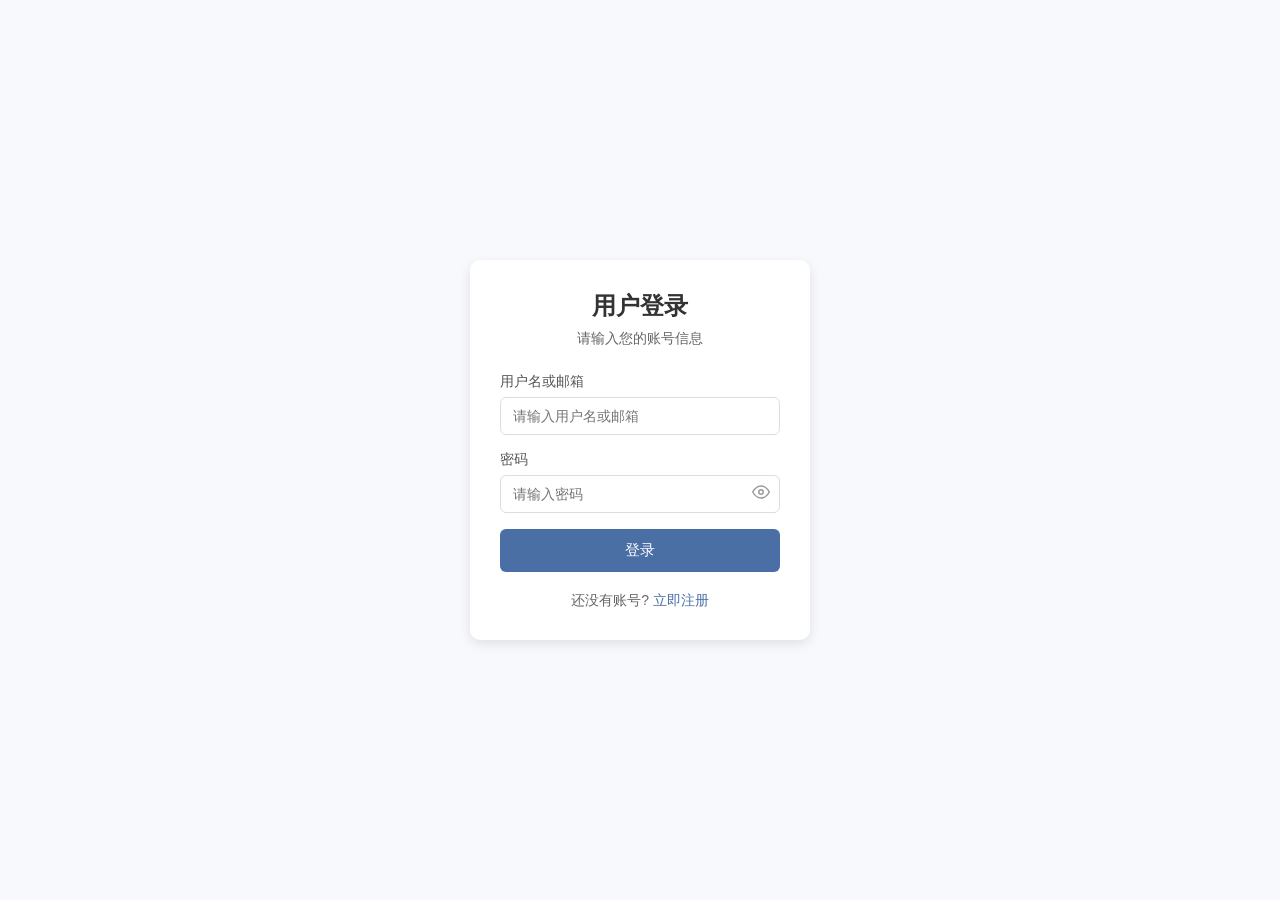
<file: src/main/resources/templates/login.html>
<!DOCTYPE html>
<html lang="zh">
<head>
    <meta charset="UTF-8">
    <meta name="viewport" content="width=device-width, initial-scale=1.0">
    <title>登录 - 智能聊天助手</title>
    <style>
        * {
            box-sizing: border-box;
            margin: 0;
            padding: 0;
            font-family: 'Segoe UI', 'PingFang SC', 'Microsoft YaHei', sans-serif;
        }

        body {
            background-color: #f7f9fc;
            display: flex;
            justify-content: center;
            align-items: center;
            height: 100vh;
        }

        .login-card {
            background-color: white;
            border-radius: 10px;
            box-shadow: 0 4px 12px rgba(0, 0, 0, 0.1);
            width: 340px;
            padding: 30px;
        }

        .login-header {
            text-align: center;
            margin-bottom: 25px;
        }

        .login-header h1 {
            color: #333;
            font-size: 24px;
            font-weight: 600;
            margin-bottom: 8px;
        }

        .login-header p {
            color: #666;
            font-size: 14px;
        }

        .input-group {
            margin-bottom: 16px;
        }

        .input-group label {
            display: block;
            margin-bottom: 6px;
            font-size: 14px;
            color: #555;
        }

        .input-group input {
            width: 100%;
            padding: 10px 12px;
            border: 1px solid #ddd;
            border-radius: 6px;
            font-size: 14px;
            transition: border 0.3s;
        }

        .input-group input:focus {
            border-color: #4a6fa5;
            outline: none;
            box-shadow: 0 0 0 2px rgba(74, 111, 165, 0.1);
        }

        .password-container {
            position: relative; /* 确保子元素绝对定位参考此容器 */
        }

        .toggle-password {
            position: absolute;
            right: 10px; /* 保持水平位置 */
            top: 50%; /* 垂直居中 */
            transform: translateY(-50%); /* 精确垂直居中 */
            cursor: pointer;
            color: #999;
        }

        .login-btn {
            background-color: #4a6fa5;
            color: white;
            border: none;
            border-radius: 6px;
            padding: 12px;
            font-size: 15px;
            font-weight: 500;
            width: 100%;
            cursor: pointer;
            transition: background-color 0.3s;
        }

        .login-btn:hover {
            background-color: #5e97f6;
        }

        .signup-link {
            text-align: center;
            margin-top: 20px;
            font-size: 14px;
            color: #666;
        }

        .signup-link a {
            color: #4a6fa5;
            text-decoration: none;
            font-weight: 500;
        }

        .signup-link a:hover {
            text-decoration: underline;
        }

        .alert {
            background-color: #f8d7da;
            color: #721c24;
            padding: 10px;
            border-radius: 6px;
            margin-bottom: 16px;
            font-size: 14px;
            display: none;
        }
    </style>
</head>
<body>
    <div class="login-card">
        <div class="login-header">
            <h1>用户登录</h1>
            <p>请输入您的账号信息</p>
        </div>

        <div class="alert" id="error-alert"></div>

        <form id="login-form">
            <div class="input-group">
                <label for="username">用户名或邮箱</label>
                <input type="text" id="username" name="username" placeholder="请输入用户名或邮箱" autocomplete="username" required>
            </div>

            <div class="input-group">
                <label for="password">密码</label>
                <div class="password-container">
                    <input type="password" id="password" name="password" placeholder="请输入密码" autocomplete="current-password" required>
                    <span class="toggle-password" id="toggle-password">
                        <svg width="18" height="18" viewBox="0 0 24 24" fill="none" stroke="currentColor" stroke-width="2" stroke-linecap="round" stroke-linejoin="round">
                            <path d="M1 12s4-8 11-8 11 8 11 8-4 8-11 8-11-8-11-8z"></path>
                            <circle cx="12" cy="12" r="3"></circle>
                        </svg>
                    </span>
                </div>
            </div>

            <button type="submit" class="login-btn">登录</button>
        </form>

        <div class="signup-link">
            还没有账号? <a href="/register">立即注册</a>
        </div>
    </div>

    <script>
        // 切换密码可见性
        document.getElementById('toggle-password').addEventListener('click', function() {
            const passwordInput = document.getElementById('password');
            const type = passwordInput.getAttribute('type') === 'password' ? 'text' : 'password';
            passwordInput.setAttribute('type', type);

            // 更新图标
            if (type === 'text') {
                this.innerHTML = `
                    <svg width="18" height="18" viewBox="0 0 24 24" fill="none" stroke="currentColor" stroke-width="2" stroke-linecap="round" stroke-linejoin="round">
                        <path d="M1 12s4-8 11-8 11 8 11 8-4 8-11 8-11-8-11-8z"></path>
                        <circle cx="12" cy="12" r="3"></circle>
                        <line x1="1" y1="1" x2="23" y2="23"></line>
                    </svg>
                `;
            } else {
                this.innerHTML = `
                    <svg width="18" height="18" viewBox="0 0 24 24" fill="none" stroke="currentColor" stroke-width="2" stroke-linecap="round" stroke-linejoin="round">
                        <path d="M1 12s4-8 11-8 11 8 11 8-4 8-11 8-11-8-11-8z"></path>
                        <circle cx="12" cy="12" r="3"></circle>
                    </svg>
                `;
            }
        });

        // 登录表单提交
        document.getElementById('login-form').addEventListener('submit', function(e) {
            e.preventDefault();

            const username = document.getElementById('username').value;
            const password = document.getElementById('password').value;
            const errorAlert = document.getElementById('error-alert');

            // 基本验证
            if (!username || !password) {
                errorAlert.textContent = '请输入用户名和密码';
                errorAlert.style.display = 'block';
                return;
            }

            // 发送API请求到后端
            fetch('/api/login', {
                method: 'POST',
                headers: {
                    'Content-Type': 'application/json',
                },
                body: JSON.stringify({
                    username: username,
                    password: password
                }),
            })
            .then(response => response.json())
            .then(data => {
                if (data.success) {
                    // 登录成功，重定向到主页
                    window.location.href = '/';
                } else {
                    // 登录失败，显示错误消息
                    errorAlert.textContent = data.message || '登录失败，请检查用户名和密码';
                    errorAlert.style.display = 'block';
                }
            })
            .catch(error => {
                console.error('登录请求错误:', error);
                errorAlert.textContent = '网络错误，请稍后再试';
                errorAlert.style.display = 'block';
            });
        });
    </script>
</body>
</html>
</file>
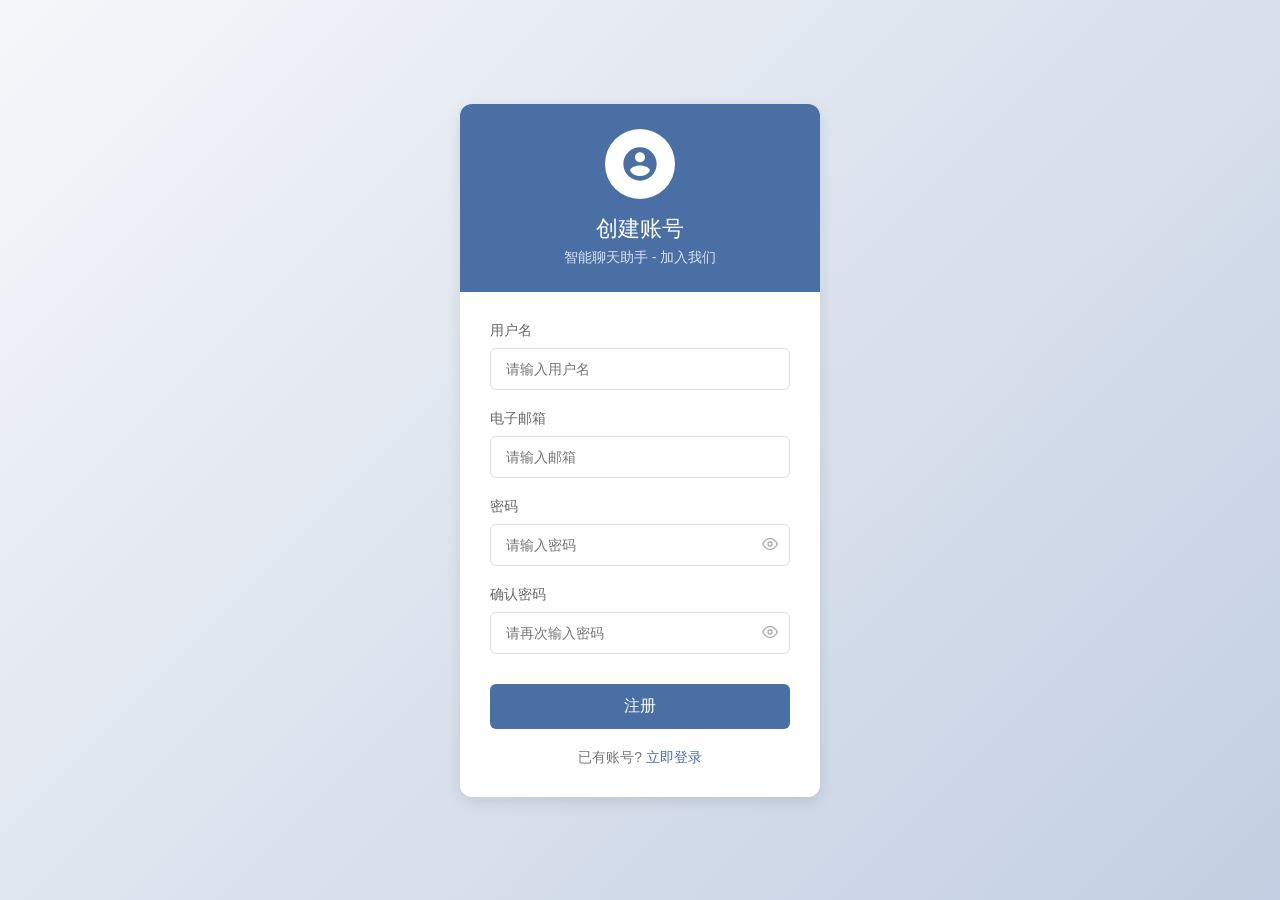
<file: src/main/resources/templates/register.html>
<!DOCTYPE html>
<html lang="zh">
<head>
    <meta charset="UTF-8">
    <meta name="viewport" content="width=device-width, initial-scale=1.0">
    <title>注册 - 智能聊天助手</title>
    <style>
        :root {
            --primary-color: #4a6fa5;        /* 主色调：深蓝色 */
            --primary-light: #7798c8;        /* 浅蓝色 */
            --accent-color: #5e97f6;         /* 亮蓝色 */
            --background-color: #f9fafc;     /* 背景色 */
            --text-color: #333;              /* 主要文本颜色 */
            --light-text: #f9f9f9;           /* 浅色文本 */
            --border-radius: 12px;           /* 统一的圆角大小 */
            --error-color: #e53935;          /* 错误提示颜色 */
            --success-color: #43a047;        /* 成功提示颜色 */
        }

        * {
            box-sizing: border-box;
            margin: 0;
            padding: 0;
        }

        body {
            font-family: 'Segoe UI', 'PingFang SC', 'Microsoft YaHei', sans-serif;
            background-color: var(--background-color);
            color: var(--text-color);
            display: flex;
            justify-content: center;
            align-items: center;
            height: 100vh;
            background-image: linear-gradient(135deg, #f5f7fa 0%, #c3cfe2 100%);
        }

        .register-container {
            width: 360px;
            background-color: white;
            border-radius: var(--border-radius);
            box-shadow: 0 5px 15px rgba(0, 0, 0, 0.1);
            overflow: hidden;
        }

        .register-header {
            background-color: var(--primary-color);
            color: white;
            padding: 25px 0;
            text-align: center;
        }

        .register-header h1 {
            margin: 0;
            font-size: 22px;
            font-weight: 500;
        }

        .register-header p {
            margin-top: 5px;
            font-size: 14px;
            opacity: 0.8;
        }

        .register-header .logo {
            width: 70px;
            height: 70px;
            margin: 0 auto 15px;
            background-color: white;
            border-radius: 50%;
            display: flex;
            align-items: center;
            justify-content: center;
        }

        .logo img {
            width: 50px;
            height: 50px;
        }

        .register-form {
            padding: 30px;
        }

        .form-group {
            margin-bottom: 20px;
            position: relative;
        }

        .form-group label {
            display: block;
            margin-bottom: 8px;
            font-size: 14px;
            color: #666;
        }

        .form-group input {
            width: 100%;
            padding: 12px 15px;
            border: 1px solid #ddd;
            border-radius: 6px;
            font-size: 14px;
            transition: all 0.3s;
        }

        .form-group input:focus {
            border-color: var(--primary-color);
            box-shadow: 0 0 0 2px rgba(74, 111, 165, 0.2);
            outline: none;
        }

        .register-button {
            width: 100%;
            padding: 12px;
            background-color: var(--primary-color);
            color: white;
            border: none;
            border-radius: 6px;
            font-size: 16px;
            font-weight: 500;
            cursor: pointer;
            transition: all 0.3s;
            margin-top: 10px;
        }

        .register-button:hover {
            background-color: var(--accent-color);
            transform: translateY(-2px);
            box-shadow: 0 5px 10px rgba(94, 151, 246, 0.3);
        }

        .login-link {
            text-align: center;
            margin-top: 20px;
            font-size: 14px;
            color: #777;
        }

        .login-link a {
            color: var(--primary-color);
            text-decoration: none;
            font-weight: 500;
        }

        .login-link a:hover {
            text-decoration: underline;
        }

        .alert {
            padding: 10px 15px;
            border-radius: 4px;
            margin-bottom: 20px;
            font-size: 14px;
            display: none;
        }

        .alert-error {
            background-color: rgba(229, 57, 53, 0.1);
            color: var(--error-color);
            border: 1px solid rgba(229, 57, 53, 0.3);
        }

        .alert-success {
            background-color: rgba(67, 160, 71, 0.1);
            color: var(--success-color);
            border: 1px solid rgba(67, 160, 71, 0.3);
        }

        /* 密码可见性切换按钮 */
        .toggle-password {
            position: absolute;
            right: 12px;
            top: 38px;
            color: #aaa;
            cursor: pointer;
            user-select: none;
        }

        .toggle-password:hover {
            color: var(--primary-color);
        }

        /* 响应式设计 */
        @media screen and (max-width: 480px) {
            .register-container {
                width: 90%;
                max-width: 350px;
            }

            .register-form {
                padding: 20px;
            }
        }
    </style>
</head>
<body>
    <div class="register-container">
        <div class="register-header">
            <div class="logo">
                <svg width="40" height="40" viewBox="0 0 24 24" fill="none" xmlns="http://www.w3.org/2000/svg">
                    <path d="M12 2C6.48 2 2 6.48 2 12C2 17.52 6.48 22 12 22C17.52 22 22 17.52 22 12C22 6.48 17.52 2 12 2ZM12 5C13.66 5 15 6.34 15 8C15 9.66 13.66 11 12 11C10.34 11 9 9.66 9 8C9 6.34 10.34 5 12 5ZM12 19.2C9.5 19.2 7.29 17.92 6 15.98C6.03 13.99 10 12.9 12 12.9C13.99 12.9 17.97 13.99 18 15.98C16.71 17.92 14.5 19.2 12 19.2Z" fill="#4a6fa5"/>
                </svg>
            </div>
            <h1>创建账号</h1>
            <p>智能聊天助手 - 加入我们</p>
        </div>

        <div class="register-form">
            <div class="alert alert-error" id="errorAlert"></div>
            <div class="alert alert-success" id="successAlert"></div>

            <form id="registerForm">
                <div class="form-group">
                    <label for="username">用户名</label>
                    <input type="text" id="username" name="username" placeholder="请输入用户名" autocomplete="username" required>
                </div>

                <div class="form-group">
                    <label for="email">电子邮箱</label>
                    <input type="email" id="email" name="email" placeholder="请输入邮箱" autocomplete="email" required>
                </div>

                <div class="form-group">
                    <label for="password">密码</label>
                    <input type="password" id="password" name="password" placeholder="请输入密码" autocomplete="new-password" required>
                    <span class="toggle-password" id="togglePassword">
                        <svg width="16" height="16" viewBox="0 0 24 24" fill="none" xmlns="http://www.w3.org/2000/svg">
                            <path d="M1 12C1 12 5 4 12 4C19 4 23 12 23 12C23 12 19 20 12 20C5 20 1 12 1 12Z" stroke="currentColor" stroke-width="2" stroke-linecap="round" stroke-linejoin="round"/>
                            <path d="M12 15C13.6569 15 15 13.6569 15 12C15 10.3431 13.6569 9 12 9C10.3431 9 9 10.3431 9 12C9 13.6569 10.3431 15 12 15Z" stroke="currentColor" stroke-width="2" stroke-linecap="round" stroke-linejoin="round"/>
                        </svg>
                    </span>
                </div>

                <div class="form-group">
                    <label for="confirmPassword">确认密码</label>
                    <input type="password" id="confirmPassword" name="confirmPassword" placeholder="请再次输入密码" autocomplete="new-password" required>
                    <span class="toggle-password" id="toggleConfirmPassword">
                        <svg width="16" height="16" viewBox="0 0 24 24" fill="none" xmlns="http://www.w3.org/2000/svg">
                            <path d="M1 12C1 12 5 4 12 4C19 4 23 12 23 12C23 12 19 20 12 20C5 20 1 12 1 12Z" stroke="currentColor" stroke-width="2" stroke-linecap="round" stroke-linejoin="round"/>
                            <path d="M12 15C13.6569 15 15 13.6569 15 12C15 10.3431 13.6569 9 12 9C10.3431 9 9 10.3431 9 12C9 13.6569 10.3431 15 12 15Z" stroke="currentColor" stroke-width="2" stroke-linecap="round" stroke-linejoin="round"/>
                        </svg>
                    </span>
                </div>

                <button type="submit" class="register-button">注册</button>
            </form>

            <div class="login-link">
                已有账号? <a href="/login">立即登录</a>
            </div>
        </div>
    </div>

    <script>
        // 切换密码可见性 (密码字段)
        document.getElementById('togglePassword').addEventListener('click', function() {
            const passwordInput = document.getElementById('password');
            const type = passwordInput.getAttribute('type') === 'password' ? 'text' : 'password';
            passwordInput.setAttribute('type', type);

            // 切换图标
            if (type === 'text') {
                this.innerHTML = `
                    <svg width="16" height="16" viewBox="0 0 24 24" fill="none" xmlns="http://www.w3.org/2000/svg">
                        <path d="M2 12C2 12 5.63636 5 12 5C18.3636 5 22 12 22 12C22 12 18.3636 19 12 19C5.63636 19 2 12 2 12Z" stroke="currentColor" stroke-width="2" stroke-linecap="round" stroke-linejoin="round"/>
                        <path d="M12 15C13.6569 15 15 13.6569 15 12C15 10.3431 13.6569 9 12 9C10.3431 9 9 10.3431 9 12C9 13.6569 10.3431 15 12 15Z" stroke="currentColor" stroke-width="2" stroke-linecap="round" stroke-linejoin="round"/>
                        <path d="M3 3L21 21" stroke="currentColor" stroke-width="2" stroke-linecap="round" stroke-linejoin="round"/>
                    </svg>
                `;
            } else {
                this.innerHTML = `
                    <svg width="16" height="16" viewBox="0 0 24 24" fill="none" xmlns="http://www.w3.org/2000/svg">
                        <path d="M1 12C1 12 5 4 12 4C19 4 23 12 23 12C23 12 19 20 12 20C5 20 1 12 1 12Z" stroke="currentColor" stroke-width="2" stroke-linecap="round" stroke-linejoin="round"/>
                        <path d="M12 15C13.6569 15 15 13.6569 15 12C15 10.3431 13.6569 9 12 9C10.3431 9 9 10.3431 9 12C9 13.6569 10.3431 15 12 15Z" stroke="currentColor" stroke-width="2" stroke-linecap="round" stroke-linejoin="round"/>
                    </svg>
                `;
            }
        });

        // 切换密码可见性 (确认密码字段)
        document.getElementById('toggleConfirmPassword').addEventListener('click', function() {
            const confirmPasswordInput = document.getElementById('confirmPassword');
            const type = confirmPasswordInput.getAttribute('type') === 'password' ? 'text' : 'password';
            confirmPasswordInput.setAttribute('type', type);

            // 切换图标
            if (type === 'text') {
                this.innerHTML = `
                    <svg width="16" height="16" viewBox="0 0 24 24" fill="none" xmlns="http://www.w3.org/2000/svg">
                        <path d="M2 12C2 12 5.63636 5 12 5C18.3636 5 22 12 22 12C22 12 18.3636 19 12 19C5.63636 19 2 12 2 12Z" stroke="currentColor" stroke-width="2" stroke-linecap="round" stroke-linejoin="round"/>
                        <path d="M12 15C13.6569 15 15 13.6569 15 12C15 10.3431 13.6569 9 12 9C10.3431 9 9 10.3431 9 12C9 13.6569 10.3431 15 12 15Z" stroke="currentColor" stroke-width="2" stroke-linecap="round" stroke-linejoin="round"/>
                        <path d="M3 3L21 21" stroke="currentColor" stroke-width="2" stroke-linecap="round" stroke-linejoin="round"/>
                    </svg>
                `;
            } else {
                this.innerHTML = `
                    <svg width="16" height="16" viewBox="0 0 24 24" fill="none" xmlns="http://www.w3.org/2000/svg">
                        <path d="M1 12C1 12 5 4 12 4C19 4 23 12 23 12C23 12 19 20 12 20C5 20 1 12 1 12Z" stroke="currentColor" stroke-width="2" stroke-linecap="round" stroke-linejoin="round"/>
                        <path d="M12 15C13.6569 15 15 13.6569 15 12C15 10.3431 13.6569 9 12 9C10.3431 9 9 10.3431 9 12C9 13.6569 10.3431 15 12 15Z" stroke="currentColor" stroke-width="2" stroke-linecap="round" stroke-linejoin="round"/>
                    </svg>
                `;
            }
        });

        // 表单提交处理
        document.getElementById('registerForm').addEventListener('submit', function(e) {
            e.preventDefault();
            console.clear(); // 清除之前的控制台日志

            const username = document.getElementById('username').value;
            const email = document.getElementById('email').value;
            const password = document.getElementById('password').value;
            const confirmPassword = document.getElementById('confirmPassword').value;

            const errorAlert = document.getElementById('errorAlert');
            const successAlert = document.getElementById('successAlert');

            // 基本验证
            if (!username || !email || !password || !confirmPassword) {
                errorAlert.textContent = '请填写所有必填字段';
                errorAlert.style.display = 'block';
                successAlert.style.display = 'none';
                return;
            }

            if (password !== confirmPassword) {
                errorAlert.textContent = '两次输入的密码不一致';
                errorAlert.style.display = 'block';
                successAlert.style.display = 'none';
                return;
            }

            // 验证邮箱格式
            const emailPattern = /^[^\s@]+@[^\s@]+\.[^\s@]+$/;
            if (!emailPattern.test(email)) {
                errorAlert.textContent = '请输入有效的电子邮箱地址';
                errorAlert.style.display = 'block';
                successAlert.style.display = 'none';
                return;
            }

            // 准备要发送的数据
            const requestData = {
                username: username,
                email: email,
                password: password
            };
            console.log('发送注册请求:', requestData);

            // 发送注册请求
            fetch('/api/register', {
                method: 'POST',
                headers: {
                    'Content-Type': 'application/json',
                },
                body: JSON.stringify(requestData),
            })
            .then(response => {
                console.log('收到响应状态:', response.status);
                return response.json().then(data => {
                    console.log('响应数据:', data);
                    return {
                        status: response.status,
                        ok: response.ok,
                        data: data
                    };
                });
            })
            .then(result => {
                if (result.ok) {
                    // 注册成功
                    errorAlert.style.display = 'none';
                    successAlert.textContent = result.data.message || '注册成功！正在跳转到登录页面...';
                    successAlert.style.display = 'block';

                    // 跳转到登录页面
                    setTimeout(function() {
                        window.location.href = '/login';
                    }, 2000);
                } else {
                    // 注册失败
                    errorAlert.textContent = result.data.message || '注册失败，请稍后再试';
                    errorAlert.style.display = 'block';
                    successAlert.style.display = 'none';
                }
            })
            .catch(error => {
                // 网络或其他错误
                console.error('注册请求错误:', error);
                errorAlert.textContent = '网络错误，请稍后再试';
                errorAlert.style.display = 'block';
                successAlert.style.display = 'none';
            });
        });
    </script>
</body>
</html>
</file>
